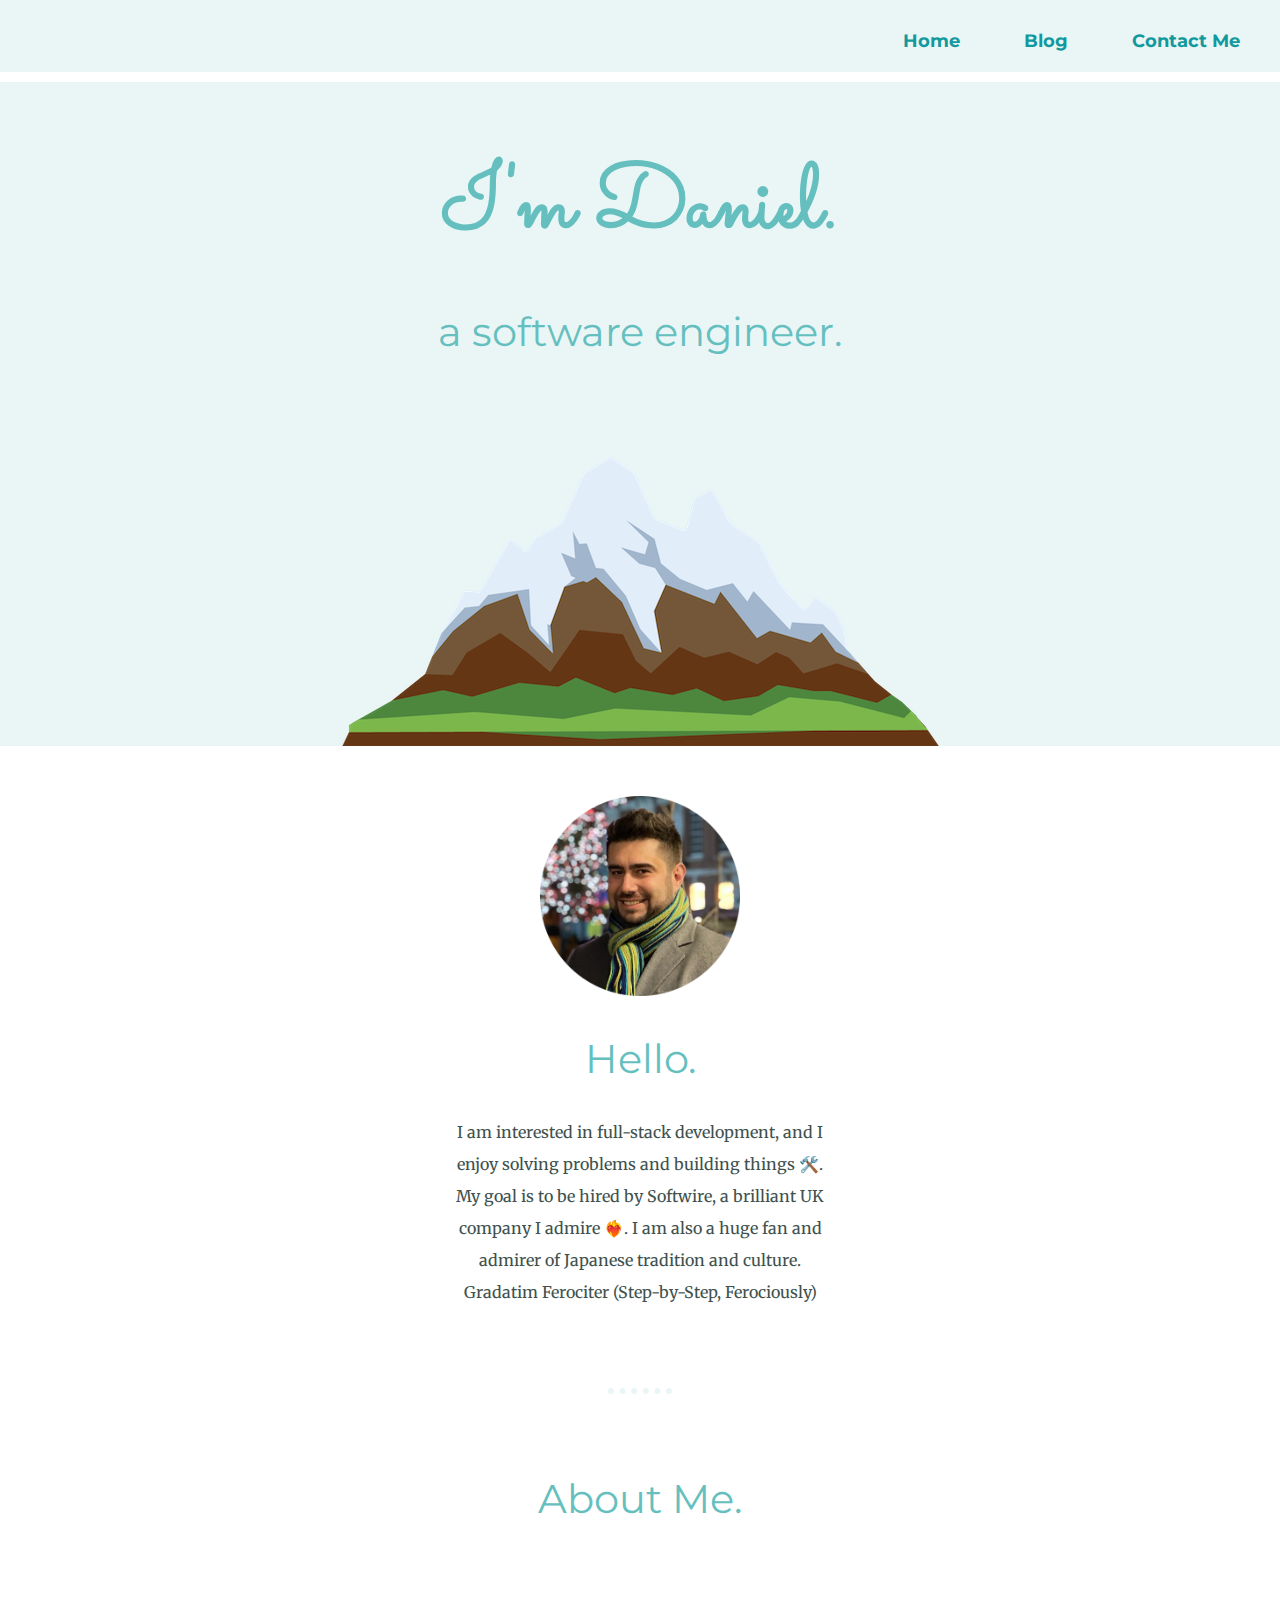
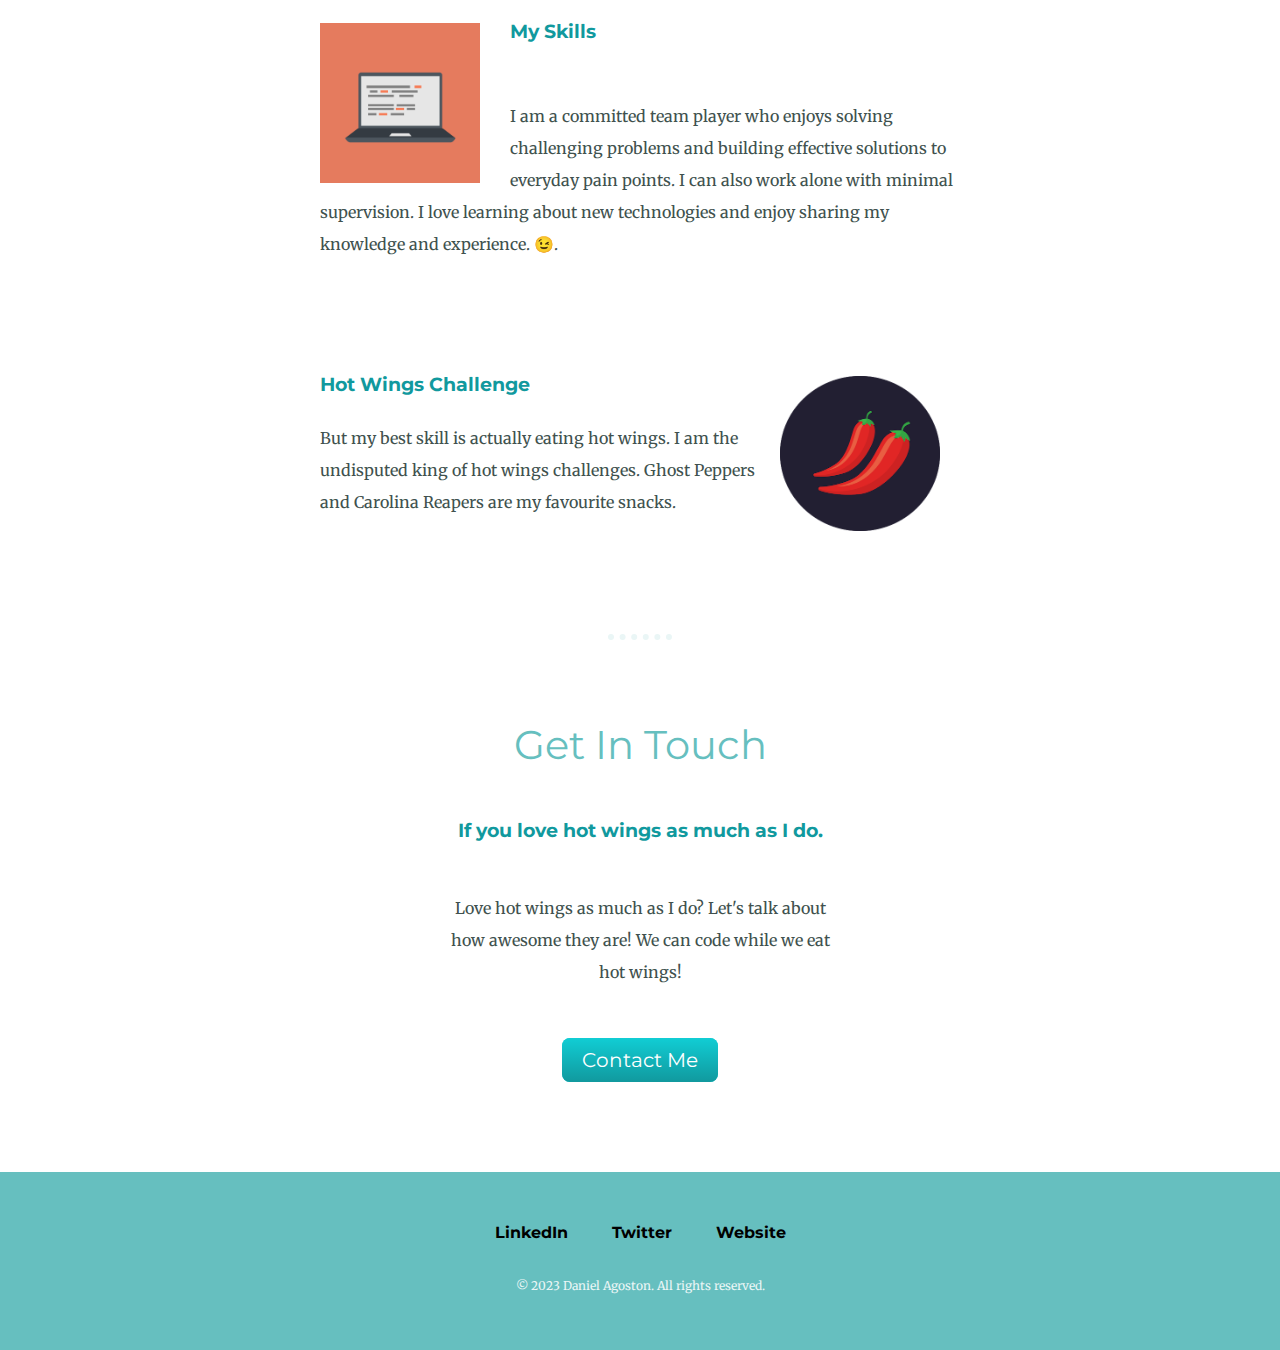
<file: index.html>
<!DOCTYPE html>
<html lang="en">

<head>
    <meta charset="UTF-8">
    <meta http-equiv="X-UA-Compatible" content="IE=edge">
    <meta name="viewport" content="width=device-width, initial-scale=1.0">
    <title>Home - Daniel Agoston</title>
    <link rel="stylesheet" href="css/styles.css">
    <link rel="stylesheet" href="css/navbar.css">
    <link rel="icon" href="favicon.ico?">
    <link rel="preconnect" href="https://fonts.googleapis.com">
    <link rel="preconnect" href="https://fonts.gstatic.com" crossorigin>
    <link href="https://fonts.googleapis.com/css2?family=Merriweather&family=Montserrat&family=Sacramento&display=swap"
        rel="stylesheet">
    <!---fonts copied from google.fonts and embedded it here, if user does not have the fonts I used to begin with, this code will direct them somewhere to download them-->
</head>

<body>
    <nav>
        <ul class="nav-links">
            <li><a href="https://daniel-agoston.github.io/">Home</a></li>
            <li><a href="#">Blog</a></li>
            <li><a href="contact.html">Contact Me</a></li>
        </ul>
    </nav>
    <div class="top-container">
        <h1>I'm Daniel.</h1>
        <h2>a software engineer.</h2>
        <div class="background-images">
            <!--<img class="top-cloud" src="images/cloud.png" alt="cloud-img">
        <img class="bottom-cloud" src="images/cloud.png" alt="cloud-img">-->
            <img class="mountain-img" src="images/mountain.png" alt="mountain-img">
        </div>
    </div>
    <div class="middle-container">
        <div class="profile">
            <img class="agoston-img" src="images/d agoston.png" alt="profile photo">
            <h2>Hello.</h2>
            <p class="intro">I am interested in full-stack development, and I enjoy solving problems and building things
                🛠️.
                My goal is to be hired by Softwire, a brilliant UK company I admire ❤️‍🔥.
                I am also a huge fan and admirer of Japanese tradition and culture. Gradatim Ferociter (Step-by-Step,
                Ferociously)
            </p>
        </div>
        <hr>
        <div class="skills">
            <h2>About Me.</h2>
            <div class="skill-row">
                <img class="computer-img" src="images/computer.png" alt="computer photo">
                <h3 class="computer-text">My Skills</h3>
                <p id="new">I am a committed team player who enjoys solving challenging problems and building effective
                    solutions to
                    everyday pain points. I can also work alone with minimal supervision. I love learning about new
                    technologies
                    and enjoy sharing my knowledge and experience. 😉.
                </p>
            </div>
            <div class="skill-row">
                <img class="chillies-img" src="images/chillies.png" alt="red chilli">
                <h3 class="computer-text">Hot Wings Challenge</h3>
                <p>But my best skill is actually eating hot wings. I am the undisputed king of hot wings challenges.
                    Ghost Peppers and Carolina Reapers are my favourite snacks.</p>
            </div>
        </div>
        <hr>
        <div class="contact-me">
            <h2>Get In Touch</h2>
            <h3 id="ifyou">If you love hot wings as much as I do.</h3>
            <p class="lovewings2">Love hot wings as much as I do? Let's talk about how awesome they are! We can code
                while we eat hot
                wings!</p>
            <a class="btn" href="contact.html">Contact Me</a>
        </div>
    </div>

    <div class="bottom-container">
        <a class="footer-link" href="https://www.linkedin.com/in/danielagoston/" target="_blank">LinkedIn</a>
        <a class="footer-link" href="https://twitter.com/dannagoston" target="_blank">Twitter</a>
        <a class="footer-link" href="https://danielagoston.com/" target="_blank">Website</a>
        <p class="copyright">© 2023 Daniel Agoston. All rights reserved.</p>
    </div>

</body>

</html>
</file>
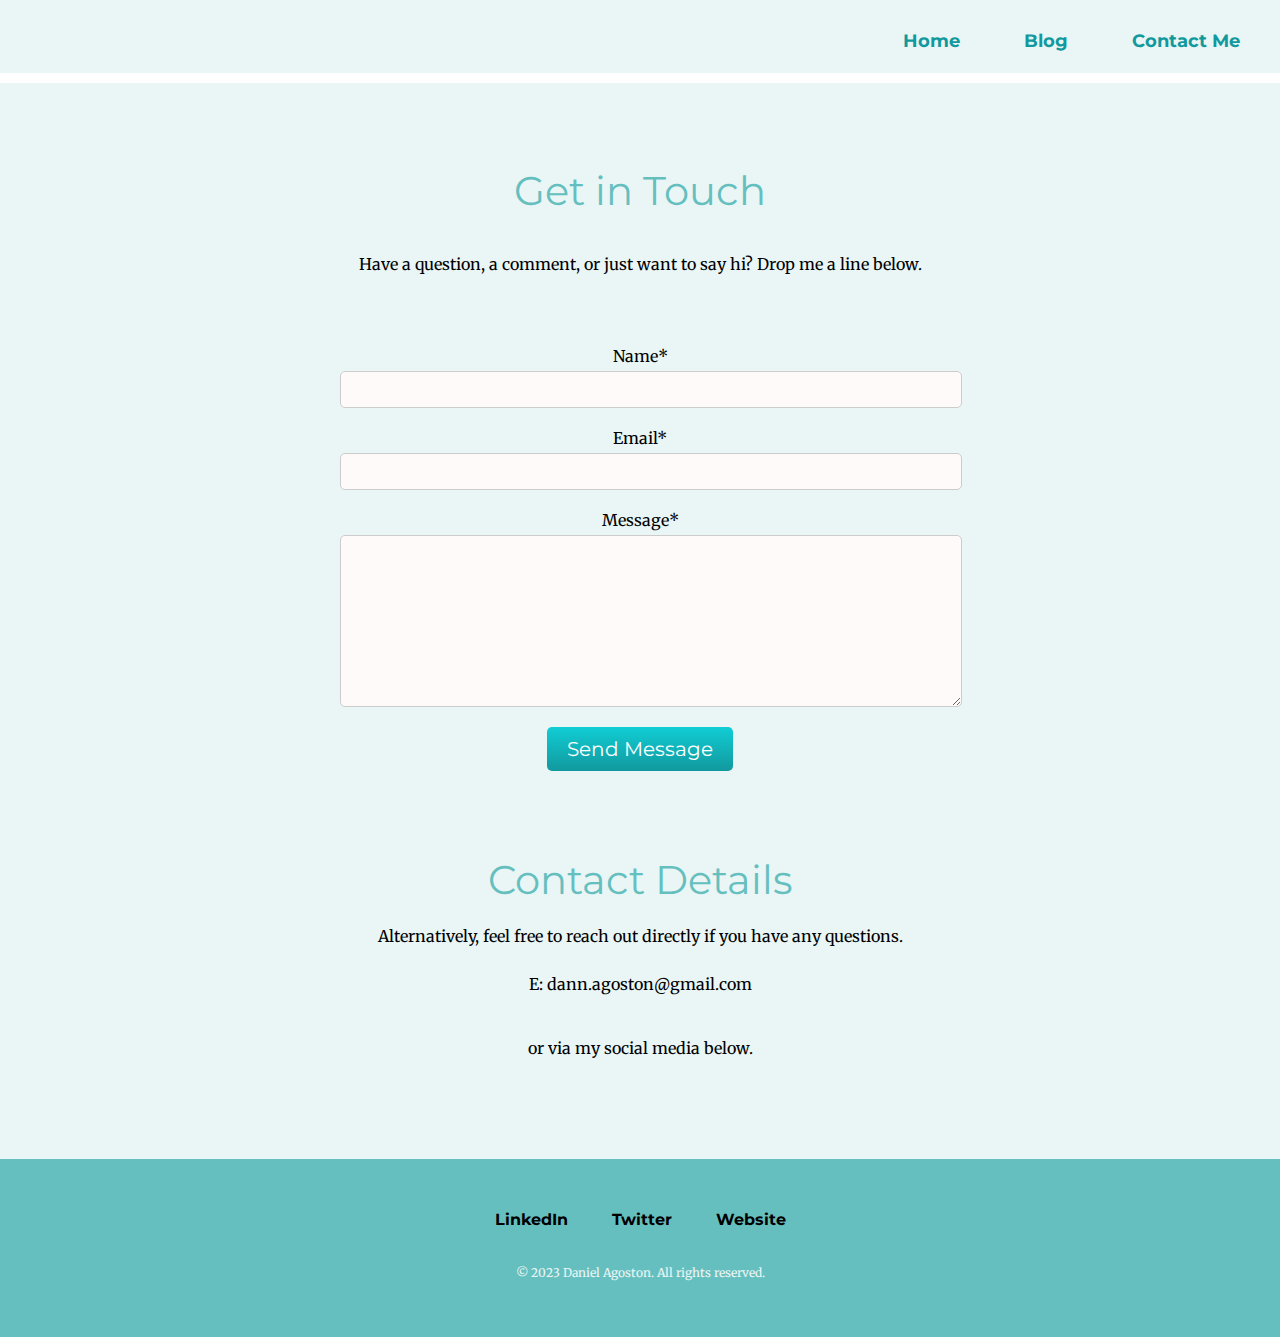
<file: contact.html>
<!DOCTYPE html>
<html lang="en">

<head>
    <meta charset="UTF-8">
    <meta http-equiv="X-UA-Compatible" content="IE=edge">
    <meta name="viewport" content="width=device-width, initial-scale=1.0">
    <title>Contact - Daniel Agoston</title>
    <link rel="stylesheet" href="css/styles.css">
    <link rel="stylesheet" href="css/navbar.css">
    <link rel="stylesheet" href="css/contact.css">
    <link rel="icon" href="favicon.ico?">
    <link rel="preconnect" href="https://fonts.googleapis.com">
    <link rel="preconnect" href="https://fonts.gstatic.com" crossorigin>
    <link href="https://fonts.googleapis.com/css2?family=Merriweather&family=Montserrat&family=Sacramento&display=swap"
        rel="stylesheet">
    <!---fonts copied from google.fonts and embedded it here, if user does not have the fonts I used to begin with, this code will direct them somewhere to download them-->
</head>

<body class="contact">
    <nav>
        <ul class="nav-links">
            <li><a href="https://daniel-agoston.github.io/">Home</a></li>
            <li><a href="#">Blog</a></li>
            <li><a href="contact.html">Contact Me</a></li>
        </ul>
    </nav>
    <div class="nav-line"></div>
    <!-- FORM CODE-->
    <div class="container">
        <div class="phrase">
            <h2>Get in Touch</h2>
            <p>Have a question, a comment, or just want to say hi? Drop me a line below.</p>
        </div>
        <form class="contact-form" id="contactForm" action="https://formbold.com/s/oaPJB" method="POST">
            <label for="name">Name*</label>
            <input type="text" id="name" name="name" required>

            <label for="email">Email*</label>
            <input type="email" id="email" name="email" required>

            <label for="message">Message*</label>
            <textarea id="message" name="message" required></textarea>

            <button type="submit" class="btn">Send Message</button>
        </form>
        <div id="messageContainer"></div>
        <div class="contact-info">
            <h2>Contact Details</h2>
            <p>Alternatively, feel free to reach out directly if you have any questions.</p>
            <!--<p><i class="fas fa-phone"></i> 123-456-7890</p>-->
            <!-- Add a class to the email paragraph -->
            <p class="email-link">
                <i class="far fa-envelope"></i> E:
                <span class="email">dann.agoston@gmail.com</span> <!-- non-responsive version -->
                <a href="mailto:dann.agoston@gmail.com" class="email-link-responsive">dann.agoston@gmail.com</a>
                <!-- responsive version -->
                <br><br> or via my social media below.
            </p>
        </div>
    </div>
    <div class="bottom-container">
        <a class="footer-link" href="https://www.linkedin.com/in/danielagoston/" target="_blank">LinkedIn</a>
        <a class="footer-link" href="https://twitter.com/dannagoston" target="_blank">Twitter</a>
        <a class="footer-link" href="https://danielagoston.com/" target="_blank">Website</a>
        <p class="copyright">© 2023 Daniel Agoston. All rights reserved.</p>
    </div>

    <script src="submit.js"></script>
</body>

</html>
</file>
<file: css/styles.css>
body {
    margin: 0px;
    /*--removes margin left and right of div, allowing color inside div to reach both edges of the screen--*/
    text-align: center;
    /* inside the container or parent element will center everything inside that does not have a width set for more pls see below an example at h1 */
    font-family: 'Merriweather', serif;
    /*this is a fall back system. If user does not have helvetica neue, the browser uses Helvetica, if not Arial and so on*/
}

h1 {
    font-size: 562.5%;
    /* 100% = 16px. to obtain the correct value (90px but in %), simple math: 90px/16= 562.5%. This makes it a Dynamic Font-Size*/
    margin: 50px auto 0 auto;
    /* default value is 1. no unit i.e px. increases de space between h1 text and whatever is on top and below it.*/
    /*-- removes h1 browser default top margin between paragraph and top margin, allowing div color to reach to the edge of the browser display--*/
    font-family: 'sacramento', cursive;
    color: #66BFBF;
}

h2 {
    font-family: 'Montserrat', sans-serif;
    font-size: 2.5rem;
    /* 2.5rem equivalent to 40px*/
    color: #66BFBF;
    font-weight: normal;
}

h3 {
    font-family: 'Montserrat', sans-serif;
    color: #11999E;
}

hr {
    border-style: none;
    border-top-style: dotted;
    border-color: #EAF6F6;
    border-width: 6px;
    margin-bottom: none;
    margin: 80px auto;
    width: 5%;
}

p {
    line-height: 2;
}

a {
    color: #11999E;
    font-family: 'Montserrat', sans-serif;
    margin: 10px 20px;
    text-decoration: none;
    /*removes default underline once clicked*/
}

/*addresses social media links at the end*/

a:hover {
    color: #EAF6F6
        /*enable white color once hover over social media links*/
}

.top-container {
    background-color: #EAF6F6;
    position: relative;
    padding-top: 10px;
}

.middle-container {
    position: relative;
}

.bottom-container {
    margin-top: 100px;
    background-color: #66BFBF;
    padding: 50px 0 20px;
}

.skill-row {
    width: 50%;
    margin: 100px auto 100px auto;
    text-align: left;
    line-height: 2;
    color: #40514E;
    overflow: auto;
    /*fixes issue with dotted lines on large screens*/
}

.mountain-img {
    max-width: 100%;
    height: auto;
    margin-bottom: -4px;
}

.computer-img {
    width: 25%;
    float: left;
    margin-right: 30px;
}

.chillies-img {
    width: 25%;
    float: right;
    margin-right: 20px;
}

.computer-text {
    margin-top: -10px;
}

#new {
    margin-top: 50px;
}

.agoston-img {
    margin-top: 50px;
    width: 200px;
}

.intro {
    width: 30%;
    margin: auto;
    text-align: center;
    color: #40514E;
}

.lovewings2 {
    width: 30%;
    margin: 40px auto 60px;
    text-align: center;
    line-height: 2;
    color: #40514E;
}

#ifyou {
    margin: 50px;
}

.footer-link {
    color: black;
    font-weight: bold;
}

.copyright {
    color: #EAF6F6;
    font-size: 0.75rem;
    padding: 20px 0;
}

.btn {
    background: #11cdd4;
    background-image: -webkit-linear-gradient(top, #11cdd4, #11999e);
    background-image: -moz-linear-gradient(top, #11cdd4, #11999e);
    background-image: -ms-linear-gradient(top, #11cdd4, #11999e);
    background-image: -o-linear-gradient(top, #11cdd4, #11999e);
    background-image: linear-gradient(to bottom, #11cdd4, #11999e);
    -webkit-border-radius: 8;
    -moz-border-radius: 8;
    border-radius: 8px;
    font-family: 'Montserrat', sans-serif;
    color: #ffffff;
    font-size: 20px;
    padding: 10px 20px 10px 20px;
    text-decoration: none;
}

.btn:hover {
    background: #30e3cb;
    background-image: -webkit-linear-gradient(top, #30e3cb, #2bc4ad);
    background-image: -moz-linear-gradient(top, #30e3cb, #2bc4ad);
    background-image: -ms-linear-gradient(top, #30e3cb, #2bc4ad);
    background-image: -o-linear-gradient(top, #30e3cb, #2bc4ad);
    background-image: linear-gradient(to bottom, #30e3cb, #2bc4ad);
    text-decoration: none;
}

@media screen and (max-width: 768px) {
    .lovewings2 {
        width: 50%;
    }
}

@media screen and (max-width: 768px) {
    .intro {
        width: 50%;
    }
}
</file>
<file: css/navbar.css>
nav {
  background-color: #EAF6F6;
  text-align: right;
  padding: 20px;
  padding-top: 30px;
  margin-bottom: 10px;
}

nav ul {
  list-style: none;
  margin: 0;
  padding: 0;
}

.nav-links li {
  display: inline-block;
  margin-left: 20px;
  position: relative;
}

.nav-links li:first-child {
  margin-left: 0;
}

.nav-links a {
  text-decoration: none;
  color: #11999E;
  font-family: 'Montserrat', sans-serif;
  font-weight: bold;
  font-size: 18px;
  position: relative;
}

nav a:hover {
  color: black;
}

/* responsive code for nav bar itself*/
@media screen and (max-width: 768px) {
  .nav-links {
    margin-top: -10px;
    display: flex;
    flex-direction: column;
    text-align: center;
  }

  .nav-links li {
    display: block;
    margin: 10px 0;
    position: relative;
  }
}
</file>
<file: css/contact.css>
body.contact {
    background-color: #eaf6f6;
}

.container {
    display: flex;
    flex-direction: column;
    justify-content: center;
    align-items: center;
    padding: 50px;
}

.bottom-container {
    margin-top: 40px;
}

.phrase {
    text-align: center;
    margin-bottom: 50px;
}

.contact-form {
    width: 100%;
    max-width: 600px;
    margin-bottom: 50px;
}

.contact-form label,
.contact-form input,
.contact-form textarea {
    display: block;
    width: 100%;
}

.contact-form label {
    margin-bottom: 5px;
}

.contact-form input,
.contact-form textarea {
    padding: 10px;
    margin-bottom: 20px;
    border: 1px solid #ccc;
    border-radius: 5px;
    background-color: #FFFAFA;
}

.contact-form textarea {
    resize: vertical;
    min-height: 150px;
}

.contact-form button {
    background-color: #11999E;
    color: white;
    padding: 10px 20px;
    border: none;
    border-radius: 5px;
    cursor: pointer;
    transition: background-color 0.2s ease;
}

.contact-form button:hover {
    background-color: #0B768C;
}

.contact-info {
    text-align: center;
}

.contact-info h2 {
    margin-bottom: 10px;
}

.contact-info p {
    margin-bottom: 5px;
}

@media screen and (max-width: 768px) {
    .container {
        padding: 20px;
        margin-right: 20px;
    }

    .phrase {
        margin-top: 50px;
    }

    .contact-info {
        margin-top: 50px;
    }
}

.nav-line {
    width: 100%;
    height: 9px;
    background-color: #fff;
    border-top: 1px solid #fff;
    margin-top: -9px;
}

/* This code below enables clickable email on smaller devices*/

/* Hide the email link with mailto attribute by default */
.email-link-responsive {
    display: none;
}

/* In the responsive version, hide the original email span and show the email link with mailto attribute */
@media screen and (max-width: 768px) {
    .container {
        padding: 20px;
        margin-right: 20px;
    }

    .phrase {
        margin-top: 50px;
    }

    .contact-info {
        margin-top: 50px;
    }

    .email {
        display: none;
    }

    .email-link-responsive {
        display: inline;
        text-decoration: none;
        color: inherit;
    }
}

/* This makes sure the email does not disappear once clicked on*/
.email-link-responsive:hover,
.email-link-responsive:focus,
.email-link-responsive:active,
.email-link-responsive:visited {
    color: inherit;
}
</file>
